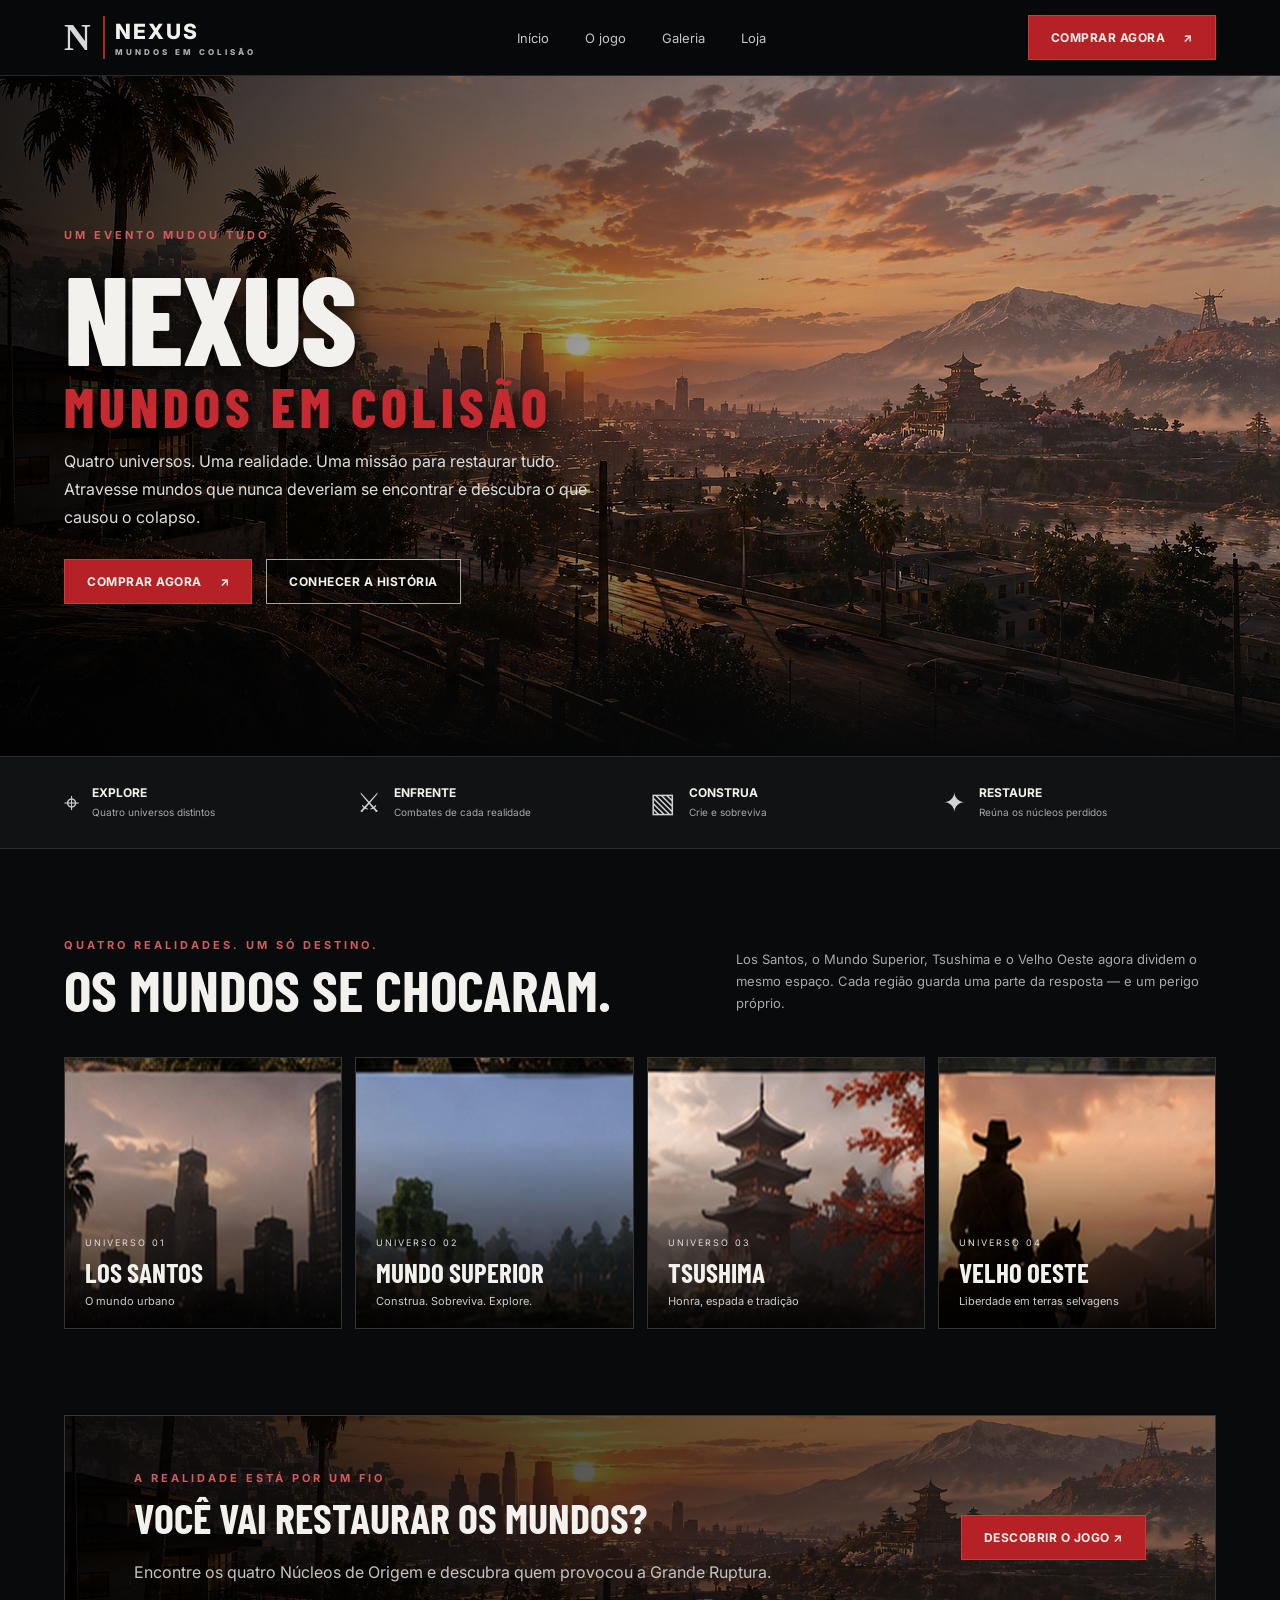
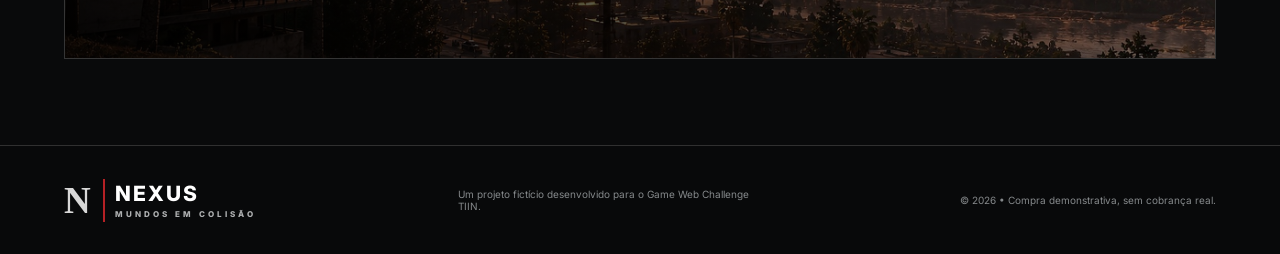
<file: Nexus Mundos em Colisão/index.html>
<!doctype html><html lang="pt-BR"><head><meta charset="utf-8"><meta name="viewport" content="width=device-width,initial-scale=1"><meta name="description" content="NEXUS: Mundos em Colisão. Quatro universos se fundiram. Explore e restaure as fronteiras."><title>NEXUS: Mundos em Colisão</title><link rel="stylesheet" href="css/style.css"><script src="js/main.js" defer></script></head><body><header class="topbar"><a class="brand" href="index.html"><span class="brand-mark">N</span><span>NEXUS<small>MUNDOS EM COLISÃO</small></span></a><button class="menu-toggle" aria-label="Abrir menu">☰</button><nav><a href="index.html">Início</a><a href="sobre.html">O jogo</a><a href="galeria.html">Galeria</a><a href="loja.html">Loja</a></nav><a class="buy-link" href="loja.html">Comprar agora <b>↗</b></a></header><main><section class="hero"><div class="hero-copy"><div class="eyebrow">Um evento mudou tudo</div><h1>NEXUS<span>MUNDOS EM COLISÃO</span></h1><p>Quatro universos. Uma realidade. Uma missão para restaurar tudo. Atravesse mundos que nunca deveriam se encontrar e descubra o que causou o colapso.</p><div class="hero-actions"><a class="btn" href="loja.html">Comprar agora <b>↗</b></a><a class="btn outline" href="sobre.html">Conhecer a história</a></div></div></section><div class="feature-band"><div class="container features"><div class="feature"><span class="feature-icon">⌖</span><div><b>Explore</b><small>Quatro universos distintos</small></div></div><div class="feature"><span class="feature-icon">⚔</span><div><b>Enfrente</b><small>Combates de cada realidade</small></div></div><div class="feature"><span class="feature-icon">▧</span><div><b>Construa</b><small>Crie e sobreviva</small></div></div><div class="feature"><span class="feature-icon">✦</span><div><b>Restaure</b><small>Reúna os núcleos perdidos</small></div></div></div></div><section class="section"><div class="container"><div class="section-heading"><div><div class="kicker">Quatro realidades. Um só destino.</div><h2>Os mundos se chocaram.</h2></div><p>Los Santos, o Mundo Superior, Tsushima e o Velho Oeste agora dividem o mesmo espaço. Cada região guarda uma parte da resposta — e um perigo próprio.</p></div><div class="world-grid"><a class="world-card" href="sobre.html#los-santos"><img src="img/los-santos.jpg" alt="Metrópole moderna ao entardecer"><div class="world-copy"><small>Universo 01</small><h3>Los Santos</h3><p>O mundo urbano</p></div></a><a class="world-card" href="sobre.html#mundo-superior"><img src="img/mundo-superior.jpg" alt="Paisagem de blocos e montanhas"><div class="world-copy"><small>Universo 02</small><h3>Mundo Superior</h3><p>Construa. Sobreviva. Explore.</p></div></a><a class="world-card" href="sobre.html#tsushima"><img src="img/tsushima.jpg" alt="Templo japonês entre árvores"><div class="world-copy"><small>Universo 03</small><h3>Tsushima</h3><p>Honra, espada e tradição</p></div></a><a class="world-card" href="sobre.html#velho-oeste"><img src="img/velho-oeste.jpg" alt="Cidade do velho oeste ao pôr do sol"><div class="world-copy"><small>Universo 04</small><h3>Velho Oeste</h3><p>Liberdade em terras selvagens</p></div></a></div></div></section><section class="section" style="padding-top:0"><div class="container"><div class="cta"><div><div class="kicker">A realidade está por um fio</div><h2>Você vai restaurar os mundos?</h2><p class="page-intro">Encontre os quatro Núcleos de Origem e descubra quem provocou a Grande Ruptura.</p></div><a class="btn" href="sobre.html">Descobrir o jogo ↗</a></div></div></section></main><footer><div class="footer-inner"><a class="brand" href="index.html"><span class="brand-mark">N</span><span>NEXUS<small>MUNDOS EM COLISÃO</small></span></a><p>Um projeto fictício desenvolvido para o Game Web Challenge TIIN.</p><span>© 2026 • Compra demonstrativa, sem cobrança real.</span></div></footer></body></html>
</file>
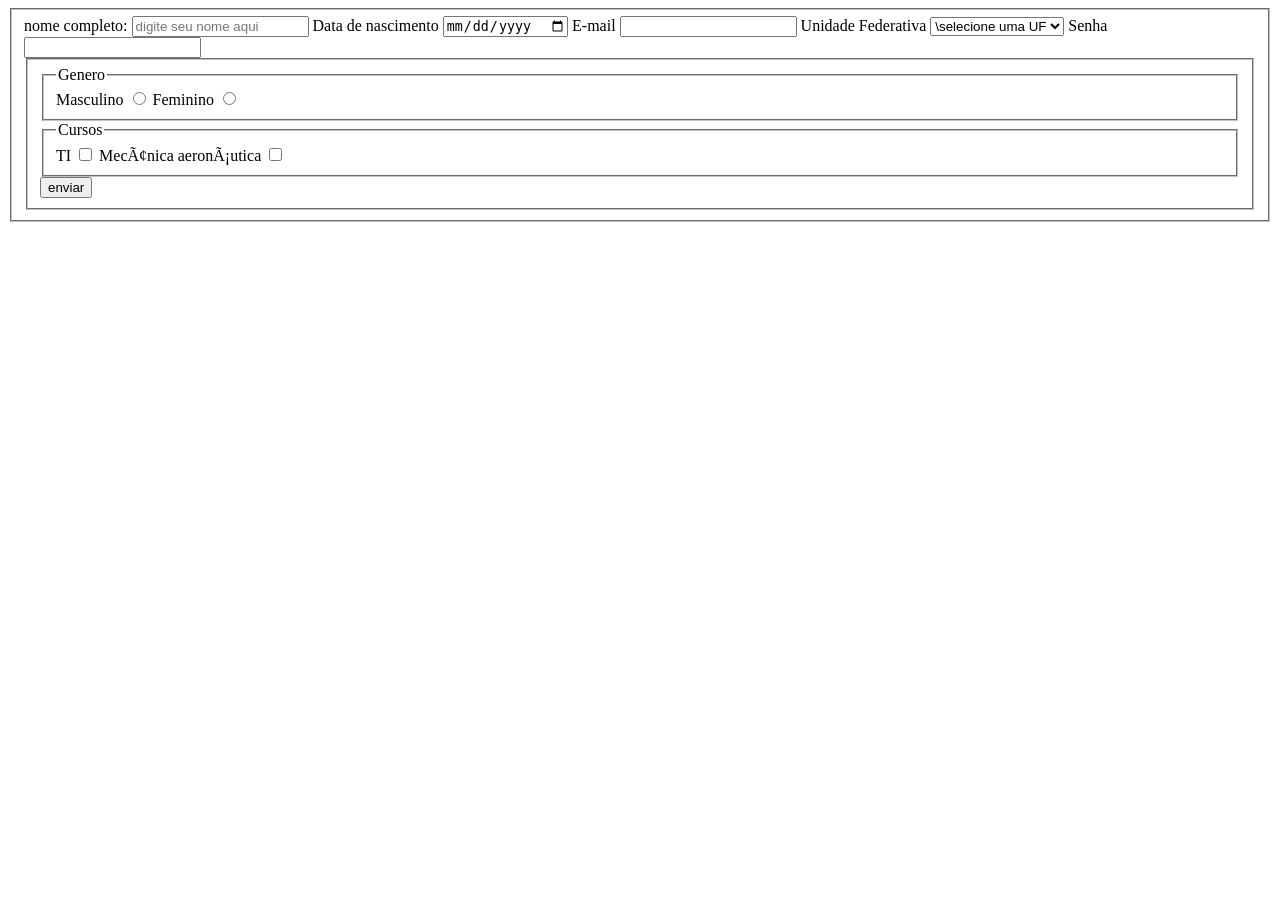
<file: form.html>
<!DOCTYPE html>
    <head>
        <meta charset="UFT-8">
        <meta name="viewport" content="width=device-width, initial-scale=1.0">
        <title>formulario</title>
    </head>
    <body>
        <form>
            <fieldset>
                <label for="nome_completo">nome completo:</label>
                <input type="text" id="nome_completo" name="nome_completo" placeholder="digite seu nome aqui">
                
                <label for="dt_nascimento">Data de nascimento</label>
                <input type="date" id="dt_nascimento" name="dt_nascimento">

                <label for="email">E-mail</label>
                <input type="email" id="email" name="email">

                <label for="uf">Unidade Federativa</label>
                <select name="uf" id="uf">
                    <option value="" selected>\selecione uma UF</option>
                    <option value="sp">SP</option>
                    <option value="ba">BA</option>
                    <option value="bh">BH</option>
                    <option value="rj">RJ</option>
                    <option value="sc">SC</option>
                </select>

                <label for="senha">Senha</label>
                <input type="password" id="senha" name="senha">
            <fieldset>
            
            <fieldset>
                <legend>Genero</legend>
                <label for="masculino">Masculino</label>
                <input type="radio" id="masculino" name="genero" value="M">

                <label for="feminino">Feminino<label>
                <input type="radio" id="feminino" name="genero" value="F">
            </fieldset>

            <fieldset>
                <legend>Cursos</legend>
                <label for="ti">TI</label>
                <input type="checkbox" id="ti" name="cursos" value="TI">

                <label for="mecanica-a">Mecânica aeronáutica</label>
                <input type="checkbox" id=" mecanica-a" name="cursos" value="mecanica-a">
            </fieldset>

            <input type="submit" value="enviar">
        </form>
    </body>
<html>
</file>
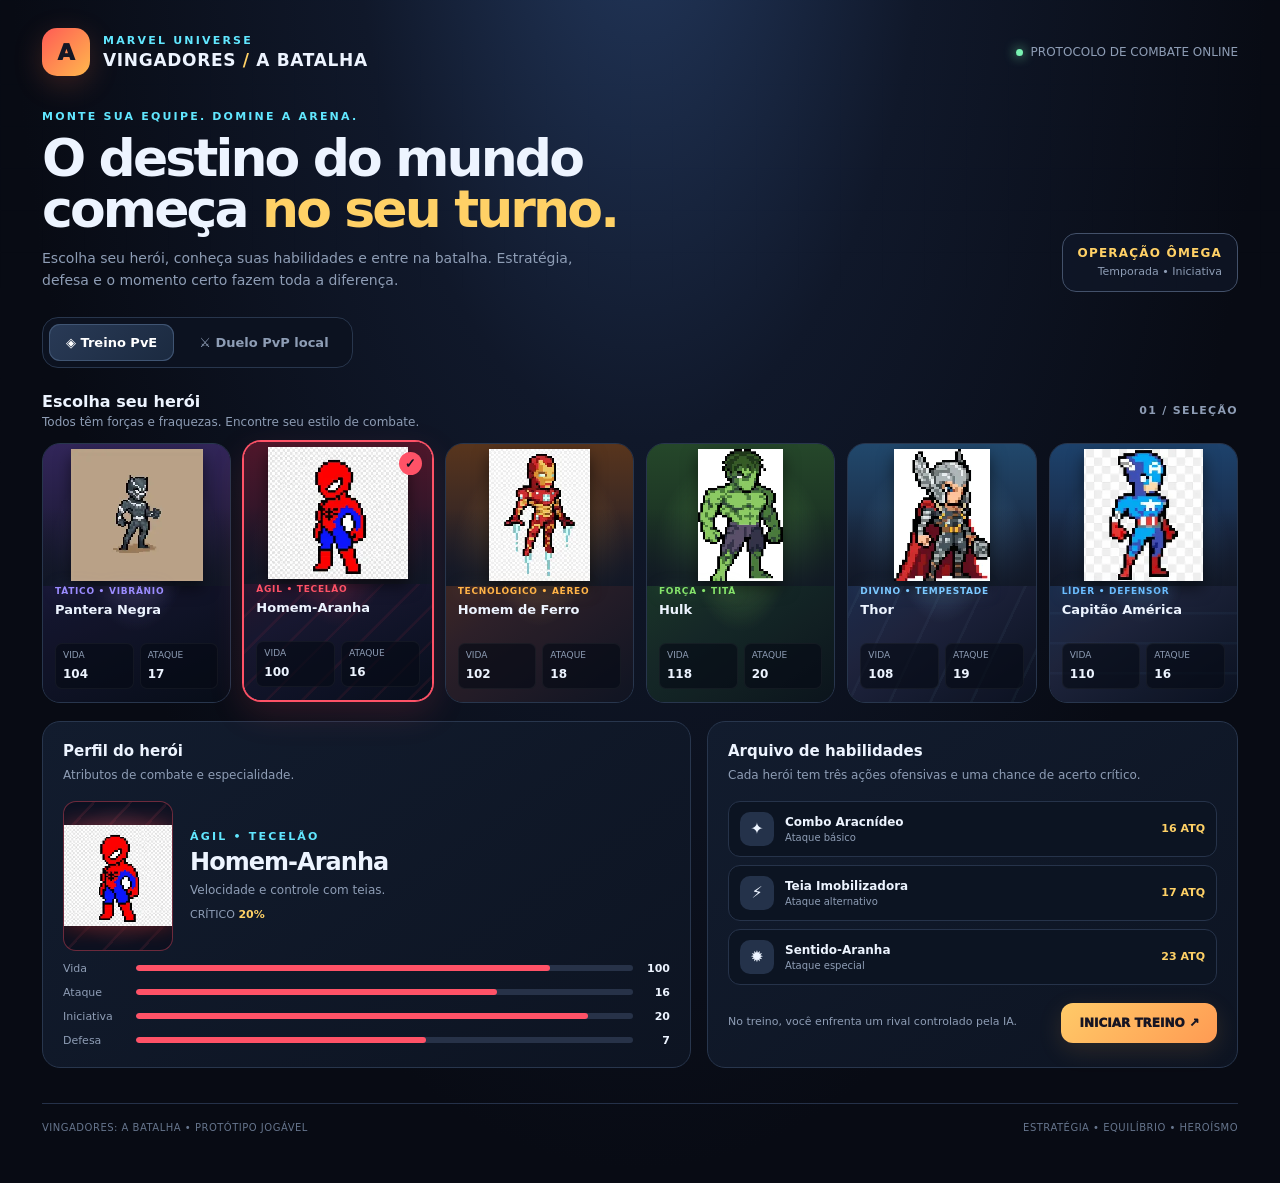
<file: Marvel A batalha.html>
<!DOCTYPE html>
<html lang="pt-BR">
<head>
<meta charset="UTF-8"><meta name="viewport" content="width=device-width, initial-scale=1">
<title>Vingadores: A Batalha</title>
<style>
:root{--bg:#080b14;--panel:#101726;--panel2:#151f32;--line:#28364d;--text:#edf4ff;--muted:#8e9db5;--gold:#ffd166;--cyan:#61e7ff;--red:#ff5d73;--green:#79f2b2}
*{box-sizing:border-box}body{margin:0;background:radial-gradient(ellipse at 50% -15%,#243a60 0%,#10182a 32%,var(--bg) 70%);color:var(--text);font-family:Inter,ui-sans-serif,system-ui,-apple-system,Segoe UI,sans-serif;min-height:100vh}button{font:inherit;cursor:pointer;color:inherit}button:focus-visible{outline:2px solid var(--cyan);outline-offset:3px}.shell{max-width:1240px;margin:auto;padding:28px 22px 50px}.topbar{display:flex;align-items:center;justify-content:space-between;gap:20px;margin-bottom:34px}.brand{display:flex;align-items:center;gap:13px}.brand-mark{width:48px;height:48px;border-radius:15px;display:grid;place-items:center;background:linear-gradient(135deg,#ff5b55,#ffb84d);color:#141725;font-weight:1000;font-size:22px;box-shadow:0 8px 30px #ff754733}.eyebrow{color:var(--cyan);font-size:11px;font-weight:900;letter-spacing:.2em;text-transform:uppercase}.brand h1{font-size:17px;margin:3px 0 0;letter-spacing:.04em}.status{font-size:12px;color:var(--muted);display:flex;align-items:center;gap:8px}.dot{width:7px;height:7px;background:var(--green);border-radius:50%;box-shadow:0 0 12px var(--green)}.hero{display:flex;justify-content:space-between;align-items:end;gap:20px;margin-bottom:24px}.hero h2{font-size:clamp(30px,5vw,52px);line-height:.98;letter-spacing:-.055em;margin:10px 0 12px;max-width:650px}.hero h2 span{color:var(--gold)}.hero p{color:var(--muted);max-width:560px;line-height:1.6;margin:0;font-size:14px}.season{border:1px solid #43516a;background:#111a2c99;padding:12px 15px;border-radius:14px;text-align:right;min-width:150px}.season strong{display:block;color:var(--gold);font-size:12px;letter-spacing:.1em}.season span{color:var(--muted);font-size:11px}.modebar{display:flex;gap:8px;padding:6px;background:#0c1220;border:1px solid var(--line);border-radius:16px;width:max-content;max-width:100%;margin:25px 0 18px}.mode{border:0;background:transparent;color:var(--muted);padding:11px 17px;border-radius:11px;font-weight:800;font-size:13px}.mode.active{background:linear-gradient(135deg,#293a56,#1b2a40);color:white;box-shadow:inset 0 0 0 1px #405573}.section-head{display:flex;align-items:center;justify-content:space-between;gap:15px;margin:24px 0 14px}.section-head h3{margin:0;font-size:16px}.section-head p{margin:4px 0 0;color:var(--muted);font-size:12px}.step{font-size:11px;color:var(--muted);font-weight:800;letter-spacing:.12em}.roster{display:grid;grid-template-columns:repeat(6,minmax(0,1fr));gap:12px}.fighter{position:relative;overflow:hidden;min-width:0;text-align:left;padding:0;border:1px solid var(--line);border-radius:18px;background:linear-gradient(180deg,#172338,#101725);transition:transform .22s,border-color .22s,box-shadow .22s}.fighter:hover{transform:translateY(-4px);border-color:#617797}.fighter.selected{border-color:var(--accent);box-shadow:0 0 0 1px var(--accent),0 12px 35px color-mix(in srgb,var(--accent) 15%,transparent)}.fighter.selected:after{content:'✓';position:absolute;top:10px;right:10px;width:23px;height:23px;border-radius:50%;display:grid;place-items:center;background:var(--accent);color:#0a1020;font-weight:1000;font-size:13px}.portrait{height:142px;display:grid;place-items:center;position:relative;background:radial-gradient(ellipse at 50% 80%,color-mix(in srgb,var(--accent) 25%,transparent),transparent 65%)}.portrait:before{content:'';position:absolute;inset:0;background:linear-gradient(180deg,transparent 55%,#101725 100%)}.portrait img{height:132px;max-width:90%;object-fit:contain;image-rendering:pixelated;filter:drop-shadow(0 7px 8px #0008);transition:transform .3s}.fighter:hover .portrait img{transform:translateY(-3px) scale(1.05)}.fighter-info{padding:0 12px 13px}.fighter-info .role{font-size:9px;letter-spacing:.08em;color:var(--accent);font-weight:900;white-space:nowrap;overflow:hidden;text-overflow:ellipsis}.fighter-info h4{font-size:13px;margin:6px 0 10px;line-height:1.2;min-height:31px}.mini-stats{display:grid;grid-template-columns:1fr 1fr;gap:6px}.mini-stat{background:#0b1220;border-radius:7px;padding:6px 7px}.mini-stat span{display:block;font-size:9px;color:var(--muted);margin-bottom:3px}.mini-stat b{font-size:12px}.bottom-layout{display:grid;grid-template-columns:1.1fr .9fr;gap:16px;margin-top:18px}.panel{border:1px solid var(--line);background:linear-gradient(145deg,#121c2e,#0d1422);border-radius:18px;padding:20px}.panel h3{margin:0;font-size:15px}.panel-sub{font-size:12px;color:var(--muted);line-height:1.5;margin:6px 0 17px}.selected-preview{display:grid;grid-template-columns:110px 1fr;gap:17px;align-items:center}.preview-art{height:150px;border-radius:13px;background:radial-gradient(ellipse at center,color-mix(in srgb,var(--accent) 25%,transparent),#0a1020 70%);display:grid;place-items:center}.preview-art img{height:140px;max-width:100%;object-fit:contain;image-rendering:pixelated}.preview-name{font-size:24px;font-weight:900;letter-spacing:-.04em;margin:5px 0}.preview-desc{font-size:12px;color:var(--muted);line-height:1.5}.stat-row{display:grid;grid-template-columns:64px 1fr 28px;align-items:center;gap:9px;margin-top:11px;font-size:11px}.stat-row span{color:var(--muted)}.bar{height:6px;border-radius:10px;background:#273248;overflow:hidden}.bar i{display:block;height:100%;border-radius:10px;background:var(--accent);width:50%;transition:width .3s}.stat-row b{text-align:right}.moves{display:grid;gap:8px}.move{display:flex;align-items:center;gap:11px;padding:10px 11px;border:1px solid #26334a;background:#0c1422;border-radius:12px}.move-icon{width:34px;height:34px;border-radius:10px;background:#24324a;display:grid;place-items:center;font-size:16px;flex-shrink:0}.move b{display:block;font-size:12px}.move small{display:block;color:var(--muted);font-size:10px;margin-top:3px}.move .power{margin-left:auto;color:var(--gold);font-size:11px;font-weight:900;white-space:nowrap}.action-row{display:flex;justify-content:space-between;align-items:center;gap:12px;margin-top:18px}.hint{font-size:11px;color:var(--muted);line-height:1.5}.primary{border:0;background:linear-gradient(135deg,#ffca68,#ff9b53);color:#171523;border-radius:12px;padding:13px 18px;font-size:12px;font-weight:1000;box-shadow:0 7px 25px #ffad4822;transition:transform .2s,filter .2s}.primary:hover{transform:translateY(-2px);filter:brightness(1.07)}.secondary{border:1px solid #34445e;background:#172239;color:#e9f1ff;border-radius:11px;padding:10px 14px;font-size:12px;font-weight:800}.battle{display:none;margin-top:20px}.battle.visible{display:block;animation:rise .4s ease}.arena{border:1px solid #34445b;border-radius:20px;overflow:hidden;background:radial-gradient(ellipse at 50% 0%,#233b5b,#101827 60%);padding:20px}.arena-top{display:flex;justify-content:space-between;align-items:center;margin-bottom:18px}.turn-label{font-size:11px;font-weight:900;letter-spacing:.14em;color:var(--gold)}.arena-grid{display:grid;grid-template-columns:1fr 100px 1fr;align-items:center;gap:10px}.combatant{padding:15px;border:1px solid #35445b;background:#0a1220a8;border-radius:15px;min-width:0}.combatant.enemy{text-align:right}.combatant-top{display:flex;align-items:center;gap:12px}.enemy .combatant-top{flex-direction:row-reverse}.combatant img{height:105px;max-width:92px;object-fit:contain;image-rendering:pixelated}.combatant h4{margin:0 0 6px;font-size:14px}.combatant .hp-label{font-size:11px;color:var(--muted)}.healthbar{height:8px;background:#293247;border-radius:10px;overflow:hidden;margin:12px 0 6px}.healthbar i{display:block;height:100%;background:linear-gradient(90deg,#47d99c,#9bf3bd);transition:width .4s}.enemy .healthbar i{background:linear-gradient(90deg,#ffb85b,#ff6477)}.health-text{font-size:10px;color:var(--muted)}.versus{font-weight:1000;font-size:22px;text-align:center;color:#f4c76e;text-shadow:0 0 22px #ffbf5266}.combat-log{margin-top:15px;padding:12px 14px;border-radius:12px;background:#080e19;border:1px solid #263249;min-height:78px;font-size:12px;color:#b8c7dc;line-height:1.7}.combat-log strong{color:white}.battle-actions{display:flex;flex-wrap:wrap;gap:8px;margin-top:15px}.battle-actions button{flex:1;min-width:130px;text-align:left;border:1px solid #34445c;background:#162239;padding:12px;border-radius:12px}.battle-actions button:hover:not(:disabled){border-color:var(--gold);background:#202e47}.battle-actions button:disabled{opacity:.38;cursor:not-allowed}.battle-actions b{display:block;font-size:12px}.battle-actions small{display:block;font-size:10px;color:var(--muted);margin-top:4px}.battle-actions em{float:right;color:var(--gold);font-size:10px;font-style:normal}.arena-note{font-size:10px;color:var(--muted);margin-top:12px}.result{display:none;text-align:center;padding:20px}.result.show{display:block}.result h3{font-size:27px;margin:5px 0 10px}.result p{font-size:13px;color:var(--muted)}.toast{position:fixed;bottom:20px;left:50%;transform:translate(-50%,20px);background:#17253a;border:1px solid #526783;border-radius:12px;padding:12px 18px;font-size:12px;opacity:0;pointer-events:none;transition:.25s;z-index:10;box-shadow:0 10px 35px #0008}.toast.show{opacity:1;transform:translate(-50%,0)}footer{display:flex;justify-content:space-between;gap:15px;border-top:1px solid #253149;margin-top:35px;padding-top:18px;color:#66758d;font-size:10px;letter-spacing:.05em}.hidden{display:none!important}@keyframes rise{from{opacity:0;transform:translateY(9px)}to{opacity:1;transform:translateY(0)}}@keyframes hit{0%,100%{transform:translateX(0)}25%{transform:translateX(-8px)}65%{transform:translateX(6px)}}.damaged{animation:hit .28s ease}@media(max-width:980px){.roster{grid-template-columns:repeat(3,minmax(0,1fr))}.portrait{height:160px}.portrait img{height:148px}.bottom-layout{grid-template-columns:1fr}}@media(max-width:600px){.shell{padding:18px 13px 35px}.topbar{margin-bottom:25px}.status{display:none}.hero{align-items:start}.season{display:none}.hero h2{font-size:36px}.modebar{width:100%}.mode{flex:1;padding:10px 8px}.roster{grid-template-columns:repeat(2,minmax(0,1fr));gap:9px}.portrait{height:145px}.portrait img{height:135px}.panel{padding:15px}.selected-preview{grid-template-columns:90px 1fr;gap:12px}.preview-art{height:130px}.preview-art img{height:120px}.preview-name{font-size:19px}.arena{padding:12px}.arena-grid{grid-template-columns:1fr 32px 1fr;gap:5px}.combatant{padding:9px}.combatant-top,.enemy .combatant-top{display:block;text-align:center}.combatant img{height:72px}.combatant h4{font-size:11px;min-height:28px}.versus{font-size:16px}.battle-actions button{min-width:calc(50% - 8px)}footer{flex-direction:column}}

/* CENÁRIOS E PALETAS INDIVIDUAIS DOS HERÓIS */
.fighter{isolation:isolate;background:#101725}
.fighter:before{content:"";position:absolute;inset:0;z-index:-1;opacity:.95;transition:opacity .25s}
.fighter:after{z-index:2}
.fighter[data-hero="pantera"]:before{background:radial-gradient(ellipse at 50% 28%,#b6a3ff66,transparent 44%),linear-gradient(155deg,#30245e 0%,#15162e 52%,#080d18 100%)}
.fighter[data-hero="aranha"]:before{background:radial-gradient(ellipse at 50% 25%,#ff435b70,transparent 44%),repeating-linear-gradient(135deg,transparent 0 22px,#ff455011 23px 25px),linear-gradient(155deg,#4a1528,#17172c 58%,#090e1a)}
.fighter[data-hero="ferro"]:before{background:radial-gradient(ellipse at 50% 25%,#ffc35b75,transparent 43%),linear-gradient(145deg,#63371b,#30212a 53%,#111522)}
.fighter[data-hero="hulk"]:before{background:radial-gradient(ellipse at 50% 25%,#9dff6970,transparent 45%),linear-gradient(145deg,#234d2c,#182b28 55%,#0c151c)}
.fighter[data-hero="thor"]:before{background:radial-gradient(ellipse at 50% 25%,#82d8ff7a,transparent 42%),repeating-linear-gradient(115deg,transparent 0 34px,#9edfff0b 35px 37px),linear-gradient(145deg,#1c3f65,#20243e 58%,#0c1220)}
.fighter[data-hero="capitao"]:before{background:radial-gradient(ellipse at 50% 25%,#64bfff70,transparent 42%),repeating-linear-gradient(0deg,transparent 0 27px,#6abfff0b 28px 30px),linear-gradient(145deg,#173e69,#20253d 58%,#0b1220)}
.fighter[data-hero="pantera"] .portrait{background:radial-gradient(ellipse at 50% 78%,#9b8cff55,transparent 65%),linear-gradient(180deg,#32265a,#151629)}
.fighter[data-hero="aranha"] .portrait{background:radial-gradient(ellipse at 50% 78%,#ff526766,transparent 65%),linear-gradient(180deg,#50172b,#171629)}
.fighter[data-hero="ferro"] .portrait{background:radial-gradient(ellipse at 50% 78%,#ffb34766,transparent 65%),linear-gradient(180deg,#58351d,#1c1b2a)}
.fighter[data-hero="hulk"] .portrait{background:radial-gradient(ellipse at 50% 78%,#85e36b66,transparent 65%),linear-gradient(180deg,#25472a,#15251f)}
.fighter[data-hero="thor"] .portrait{background:radial-gradient(ellipse at 50% 78%,#7bc8ff66,transparent 65%),linear-gradient(180deg,#21486c,#171d31)}
.fighter[data-hero="capitao"] .portrait{background:radial-gradient(ellipse at 50% 78%,#6bbdff66,transparent 65%),linear-gradient(180deg,#1d426c,#171c30)}
.fighter.selected{transform:translateY(-2px)}
.fighter.selected:before{opacity:1;filter:saturate(1.18)}
.fighter .portrait:before{background:linear-gradient(180deg,transparent 45%,#101725d9 100%)}
.fighter .fighter-info{position:relative}
.fighter .mini-stat{background:#070c16a8;border:1px solid #ffffff0b}
.preview-art{position:relative;overflow:hidden;border:1px solid color-mix(in srgb,var(--accent) 40%,transparent)}
.preview-art:before{content:"";position:absolute;inset:-35%;background:repeating-linear-gradient(125deg,transparent 0 24px,color-mix(in srgb,var(--accent) 10%,transparent) 25px 27px);transform:rotate(8deg)}
.preview-art img{position:relative;filter:drop-shadow(0 0 12px color-mix(in srgb,var(--accent) 45%,transparent)) drop-shadow(0 7px 8px #0009)}
/* Fundo da arena acompanha a identidade do herói */
.arena{position:relative;isolation:isolate}
.arena:before{content:"";position:absolute;inset:0;z-index:-1;opacity:.6;pointer-events:none;transition:background .3s}
.arena[data-scene="pantera"]:before{background:radial-gradient(ellipse at 15% 15%,#8e72ff40,transparent 40%),linear-gradient(120deg,#1e1640,#101827 60%)}
.arena[data-scene="aranha"]:before{background:radial-gradient(ellipse at 12% 15%,#ff435b3d,transparent 42%),repeating-linear-gradient(135deg,transparent 0 42px,#ff435b09 43px 45px)}
.arena[data-scene="ferro"]:before{background:radial-gradient(ellipse at 80% 10%,#ffb34745,transparent 42%),linear-gradient(125deg,#392318,#111827 65%)}
.arena[data-scene="hulk"]:before{background:radial-gradient(ellipse at 20% 12%,#85e36b3d,transparent 45%),linear-gradient(120deg,#193520,#111827 65%)}
.arena[data-scene="thor"]:before{background:radial-gradient(ellipse at 80% 12%,#7bc8ff45,transparent 44%),repeating-linear-gradient(115deg,transparent 0 75px,#7bc8ff0b 76px 78px)}
.arena[data-scene="capitao"]:before{background:radial-gradient(ellipse at 15% 10%,#6bbdff40,transparent 44%),linear-gradient(125deg,#173250,#111827 65%)}


.shell{position:relative}
.shell:before{content:"";position:fixed;inset:0;pointer-events:none;opacity:.14;background-image:linear-gradient(#9ab5dc0b 1px,transparent 1px),linear-gradient(90deg,#9ab5dc0b 1px,transparent 1px);background-size:42px 42px;mask-image:linear-gradient(to bottom,black,transparent 78%);z-index:-1}
.fighter .role{filter:drop-shadow(0 0 8px color-mix(in srgb,var(--accent) 25%,transparent))}

</style>
</head>
<body>
<div class="shell">
<header class="topbar"><div class="brand"><div class="brand-mark">A</div><div><div class="eyebrow">Marvel universe</div><h1>VINGADORES <span style="color:var(--gold)">/</span> A BATALHA</h1></div></div><div class="status"><i class="dot"></i> PROTOCOLO DE COMBATE ONLINE</div></header>
<section class="hero"><div><div class="eyebrow">Monte sua equipe. Domine a arena.</div><h2>O destino do mundo<br>começa <span>no seu turno.</span></h2><p>Escolha seu herói, conheça suas habilidades e entre na batalha. Estratégia, defesa e o momento certo fazem toda a diferença.</p></div><div class="season"><strong>OPERAÇÃO ÔMEGA</strong><span>Temporada • Iniciativa</span></div></section>
<div class="modebar"><button class="mode active" data-mode="pve">◈ Treino PvE</button><button class="mode" data-mode="pvp">⚔ Duelo PvP local</button></div>
<div id="pveSetup">
<div class="section-head"><div><h3>Escolha seu herói</h3><p>Todos têm forças e fraquezas. Encontre seu estilo de combate.</p></div><span class="step">01 / SELEÇÃO</span></div>
<div class="roster" id="roster"></div>
<div class="bottom-layout">
<section class="panel" id="previewPanel"><h3>Perfil do herói</h3><p class="panel-sub">Atributos de combate e especialidade.</p><div id="preview"></div></section>
<section class="panel"><h3>Arquivo de habilidades</h3><p class="panel-sub">Cada herói tem três ações ofensivas e uma chance de acerto crítico.</p><div id="moves" class="moves"></div><div class="action-row"><span class="hint">No treino, você enfrenta um rival controlado pela IA.</span><button class="primary" id="startPve">INICIAR TREINO ↗</button></div></section>
</div>
</div>
<div id="pvpSetup" class="hidden">
<div class="section-head"><div><h3>Duelo entre jogadores</h3><p>Dois jogadores no mesmo dispositivo. Cada um escolhe um herói.</p></div><span class="step">01 / 02 JOGADORES</span></div>
<div class="roster" id="rosterP1"></div>
<div class="section-head"><div><h3>Escolha do Jogador 2</h3><p>Escolha um herói diferente para o segundo combatente.</p></div><span class="step">02 / 02 JOGADORES</span></div>
<div class="roster" id="rosterP2"></div>
<div class="action-row"><span class="hint">O herói com maior iniciativa começa. Empates são decididos aleatoriamente.</span><button class="primary" id="startPvp">COMEÇAR DUELO ↗</button></div>
</div>
<section class="battle" id="battle">
<div class="arena"><div class="arena-top"><div><div class="eyebrow">Zona de combate • Manhattan</div><div class="turn-label" id="turnLabel">TURNO 01</div></div><button class="secondary" id="newBattle">↻ Reiniciar</button></div>
<div class="arena-grid">
<div class="combatant" id="leftFighter"><div class="combatant-top"><img id="leftImg" alt=""><div><h4 id="leftName">Herói</h4><div class="hp-label">PONTOS DE VIDA</div></div></div><div class="healthbar"><i id="leftHpBar"></i></div><div class="health-text" id="leftHpText"></div></div>
<div class="versus">VS</div>
<div class="combatant enemy" id="rightFighter"><div class="combatant-top"><img id="rightImg" alt=""><div><h4 id="rightName">Rival</h4><div class="hp-label">PONTOS DE VIDA</div></div></div><div class="healthbar"><i id="rightHpBar"></i></div><div class="health-text" id="rightHpText"></div></div>
</div>
<div class="combat-log" id="combatLog" aria-live="polite">A arena está pronta. Escolha uma ação para começar.</div>
<div class="battle-actions" id="battleActions"></div><div class="arena-note" id="arenaNote">Defesa reduz dano recebido. Habilidades especiais recarregam com o tempo.</div>
<div class="result" id="result"><h3 id="resultTitle">Vitória!</h3><p id="resultText"></p><button class="primary" id="playAgain">JOGAR NOVAMENTE ↗</button></div>
</div>
</section>
<footer><span>VINGADORES: A BATALHA • PROTÓTIPO JOGÁVEL</span><span>ESTRATÉGIA • EQUILÍBRIO • HEROÍSMO</span></footer>
</div><div class="toast" id="toast"></div>
<script>
const CHARACTERS = [{"id": "pantera", "name": "Pantera Negra", "role": "TÁTICO • VIBRÂNIO", "hp": 104, "atk": 17, "init": 18, "def": 9, "crit": 0.16, "color": "#9b8cff", "desc": "Precisão, mobilidade e contra-ataques.", "basic": "Garras de Vibrânio", "alt": "Investida Sombria", "special": "Manto Cinético", "basicPower": 1.0, "altPower": 1.18, "specialPower": 1.5}, {"id": "aranha", "name": "Homem-Aranha", "role": "ÁGIL • TECELÃO", "hp": 100, "atk": 16, "init": 20, "def": 7, "crit": 0.2, "color": "#ff5267", "desc": "Velocidade e controle com teias.", "basic": "Combo Aracnídeo", "alt": "Teia Imobilizadora", "special": "Sentido-Aranha", "basicPower": 1.0, "altPower": 1.08, "specialPower": 1.42}, {"id": "ferro", "name": "Homem de Ferro", "role": "TECNOLÓGICO • AÉREO", "hp": 102, "atk": 18, "init": 14, "def": 8, "crit": 0.14, "color": "#ffb347", "desc": "Arsenal versátil e rajadas de energia.", "basic": "Repulsores", "alt": "Míssil Teleguiado", "special": "Canhão Unibeam", "basicPower": 1.0, "altPower": 1.2, "specialPower": 1.55}, {"id": "hulk", "name": "Hulk", "role": "FORÇA • TITÃ", "hp": 118, "atk": 20, "init": 10, "def": 10, "crit": 0.1, "color": "#85e36b", "desc": "Resistência brutal e golpes devastadores.", "basic": "Soco Esmagador", "alt": "Salto Sísmico", "special": "Fúria Incontrolável", "basicPower": 1.0, "altPower": 1.15, "specialPower": 1.48}, {"id": "thor", "name": "Thor", "role": "DIVINO • TEMPESTADE", "hp": 108, "atk": 19, "init": 13, "def": 8, "crit": 0.14, "color": "#7bc8ff", "desc": "Poder do trovão com impacto controlado.", "basic": "Mjölnir", "alt": "Arco de Relâmpago", "special": "Fúria da Tempestade", "basicPower": 1.0, "altPower": 1.18, "specialPower": 1.52}, {"id": "capitao", "name": "Capitão América", "role": "LÍDER • DEFENSOR", "hp": 110, "atk": 16, "init": 15, "def": 11, "crit": 0.13, "color": "#6bbdff", "desc": "Defesa sólida, liderança e escudo.", "basic": "Golpe de Escudo", "alt": "Ricochete", "special": "Postura de Sentinela", "basicPower": 1.0, "altPower": 1.16, "specialPower": 1.35}];
const IMAGES = {
  "capitao": "[data-uri]",
  "aranha": "[data-uri]",
  "ferro": "[data-uri]",
  "hulk": "[data-uri]",
  "pantera": "[data-uri]",
  "thor": "[data-uri]"
};
let mode='pve', selected='aranha', p1='aranha', p2='hulk', game=null, toastTimer;
const $=s=>document.querySelector(s);
const getChar=id=>CHARACTERS.find(c=>c.id===id);
function imageSrc(id){return IMAGES[id]}
function renderRoster(target,chosen,onChoose,exclude=null){
  const root=$(target); root.innerHTML='';
  CHARACTERS.forEach(c=>{
    const b=document.createElement('button'); b.className='fighter'+(chosen===c.id?' selected':''); b.dataset.hero=c.id; b.style.setProperty('--accent',c.color);
    b.innerHTML=`<div class="portrait"><img src="${imageSrc(c.id)}" alt=""></div><div class="fighter-info"><div class="role">${c.role}</div><h4>${c.name}</h4><div class="mini-stats"><div class="mini-stat"><span>VIDA</span><b>${c.hp}</b></div><div class="mini-stat"><span>ATAQUE</span><b>${c.atk}</b></div></div></div>`;
    if(exclude===c.id){b.style.opacity='.4';b.title='Escolha um herói diferente';}
    b.addEventListener('click',()=>{if(exclude===c.id){notify('Cada jogador precisa escolher um herói diferente.');return;}onChoose(c.id)});
    root.appendChild(b);
  });
}
function renderPreview(){
 const c=getChar(selected); const root=$('#preview'); root.style.setProperty('--accent',c.color);
 root.innerHTML=`<div class="selected-preview"><div class="preview-art"><img src="${imageSrc(c.id)}" alt="${c.name}"></div><div><div class="eyebrow">${c.role}</div><div class="preview-name">${c.name}</div><div class="preview-desc">${c.desc}</div><div style="margin-top:9px;font-size:11px;color:var(--muted)">CRÍTICO <b style="color:var(--gold)">${Math.round(c.crit*100)}%</b></div></div></div>`+
 [['Vida',c.hp,120],['Ataque',c.atk,22],['Iniciativa',c.init,22],['Defesa',c.def,12]].map(([n,v,max])=>`<div class="stat-row"><span>${n}</span><div class="bar"><i style="width:${v/max*100}%"></i></div><b>${v}</b></div>`).join('');
 const moves=$('#moves'); moves.innerHTML='';
 const list=[[c.basic,'Ataque básico','Impacto confiável • sem custo','✦',c.basicPower],[c.alt,'Ataque alternativo','Técnica tática • dano ampliado','⚡',c.altPower],[c.special,'Ataque especial','Poder máximo • recarga de 2 turnos','✹',c.specialPower]];
 list.forEach(([n,desc,sub,ico,pow],i)=>{const d=document.createElement('div');d.className='move';d.innerHTML=`<div class="move-icon">${ico}</div><div><b>${n}</b><small>${desc}</small></div><span class="power">${Math.round(c.atk*pow)} ATQ</span>`;moves.appendChild(d)});
}
function renderSetups(){
 renderRoster('#roster',selected,id=>{selected=id;renderSetups();renderPreview()});
 renderRoster('#rosterP1',p1,id=>{p1=id;renderSetups()});
 renderRoster('#rosterP2',p2,id=>{p2=id;renderSetups()},p1);
 renderPreview();
}
function notify(msg){const t=$('#toast');t.textContent=msg;t.classList.add('show');clearTimeout(toastTimer);toastTimer=setTimeout(()=>t.classList.remove('show'),2200)}
document.querySelectorAll('.mode').forEach(btn=>btn.addEventListener('click',()=>{
 mode=btn.dataset.mode;document.querySelectorAll('.mode').forEach(b=>b.classList.toggle('active',b===btn));
 $('#pveSetup').classList.toggle('hidden',mode!=='pve');$('#pvpSetup').classList.toggle('hidden',mode!=='pvp');$('#battle').classList.remove('visible');
}));
function makeFighter(id,player){const c=getChar(id);return {...c,player,hpNow:c.hp,guard:0,specialCD:0,stun:0}}
function startGame(ids){
 game={fighters:ids.map((id,i)=>makeFighter(id,i)),turn:1,active:0,over:false,first:null,log:[]};
 const [a,b]=game.fighters; game.active=(a.init===b.init?Math.random()<.5: a.init>b.init)?0:1;
 if(mode==='pve')game.active=0; // treino sempre inicia pelo jogador
 game.first=game.active;
 $('#battle').classList.add('visible');$('#result').classList.remove('show');
 $('#battle').scrollIntoView({behavior:'smooth',block:'start'});
 updateBattle();
 if(mode==='pve'&&game.active===1)setTimeout(aiTurn,650);
}
$('#startPve').addEventListener('click',()=>startGame([selected,CHARACTERS.filter(c=>c.id!==selected).sort((a,b)=>(Math.random()-.5))[0].id]));
$('#startPvp').addEventListener('click',()=>{if(p1===p2){notify('Escolham dois heróis diferentes!');return;}startGame([p1,p2])});
$('#newBattle').addEventListener('click',()=>{if(!game)return;const ids=game.fighters.map(f=>f.id);startGame(ids)});
$('#playAgain').addEventListener('click',()=>{if(mode==='pve')$('#startPve').click();else $('#startPvp').click()});
function hpPercent(f){return Math.max(0,f.hpNow/f.hp*100)}
function updateBattle(){
 if(!game)return;const [a,b]=game.fighters;
 $('.arena').dataset.scene=a.id;
 $('.arena').style.setProperty('--accent',a.color);
 $('#leftImg').src=imageSrc(a.id);$('#rightImg').src=imageSrc(b.id);
 $('#leftName').textContent=mode==='pvp'?'JOGADOR 1 • '+a.name:a.name;
 $('#rightName').textContent=mode==='pvp'?'JOGADOR 2 • '+b.name:b.name;
 $('#leftHpBar').style.width=hpPercent(a)+'%';$('#rightHpBar').style.width=hpPercent(b)+'%';
 $('#leftHpText').textContent=`${Math.ceil(a.hpNow)} / ${a.hp} PV${a.guard?' • GUARDA '+a.guard:''}`;
 $('#rightHpText').textContent=`${Math.ceil(b.hpNow)} / ${b.hp} PV${b.guard?' • GUARDA '+b.guard:''}`;
 $('#turnLabel').textContent=`TURNO ${String(game.turn).padStart(2,'0')} • ${game.over?'FIM DE COMBATE':`VEZ DE ${mode==='pvp'?'JOGADOR '+(game.active+1):game.fighters[game.active].name.toUpperCase()}`}`;
 const actions=$('#battleActions');actions.innerHTML='';
 const actor=game.fighters[game.active];
 if(!game.over){
  const list=[[actor.basic,'Básico','Dano estável',actor.basicPower,0,'✦'],[actor.alt,'Alternativo','Dano maior',actor.altPower,0,'⚡'],[actor.special,'Especial',actor.specialCD?'Recarga: '+actor.specialCD+' turno(s)':'Golpe poderoso',actor.specialPower,actor.specialCD,'✹']];
  list.forEach(([name,desc,sub,power,cd,icon],i)=>{
   const btn=document.createElement('button');btn.disabled=cd>0||(mode==='pve'&&game.active===1);
   btn.innerHTML=`<b>${icon} ${name}<em>${Math.round(actor.atk*power)} ATQ</em></b><small>${sub}</small>`;
   btn.addEventListener('click',()=>takeTurn(i));actions.appendChild(btn);
  });
  const guard=document.createElement('button');guard.innerHTML='<b>◈ Defender</b><small>Reduz o próximo dano em 60%</small>';guard.addEventListener('click',()=>takeTurn(3));actions.appendChild(guard);
 }else{
  $('#result').classList.add('show');$('#resultTitle').textContent=game.winner===0?(mode==='pvp'?'JOGADOR 1 VENCEU!':'VITÓRIA!'):(mode==='pvp'?'JOGADOR 2 VENCEU!':'A IA VENCEU');$('#resultText').textContent=`${game.fighters[game.winner].name} dominou a batalha.`;
 }
 $('#arenaNote').textContent=game.over?'A batalha terminou. Reinicie para lutar novamente.':'Defender reduz o próximo dano recebido em 60%. A especial recarrega por 2 turnos após o uso.';
}
function logMessage(html){$('#combatLog').innerHTML=html}
function takeTurn(action){
 if(!game||game.over)return;const actor=game.fighters[game.active],target=game.fighters[1-game.active];
 if(actor.hpNow<=0||target.hpNow<=0)return;
 if(action===3){actor.guard=1;logMessage(`<strong>${actor.name}</strong> assume uma postura defensiva. O próximo golpe recebido terá seu dano reduzido em 60%.`);endTurn();return}
 if(action===2&&actor.specialCD>0)return;
 const pow=[actor.basicPower,actor.altPower,actor.specialPower][action];
 const crit=Math.random()<actor.crit;let raw=actor.atk*pow*(crit?1.65:1);
 // defender armor reduces damage but always leaves a meaningful hit
 let damage=Math.max(4,Math.round(raw*(100/(100+target.def*4))));
 if(target.guard){damage=Math.max(1,Math.round(damage*.4));target.guard=0}
 target.hpNow=Math.max(0,target.hpNow-damage);
 if(action===2)actor.specialCD=3;
 if(target.hpNow>0&&target.hpNow<target.hp*.28&&actor.id==='hulk'&&action===2)target.hpNow=Math.max(0,target.hpNow-3);
 const critText=crit?' <span style="color:#ffd166;font-weight:900">ACERTO CRÍTICO!</span>':'';
 logMessage(`<strong>${actor.name}</strong> usa <strong>${[actor.basic,actor.alt,actor.special][action]}</strong> e causa <strong style="color:#ffb8a8">${damage} de dano</strong>.${critText} ${target.hpNow===0?`<strong>${target.name}</strong> foi derrotado!`:''}`);
 const box=target.player===0?$('#leftFighter'):$('#rightFighter');box.classList.remove('damaged');void box.offsetWidth;box.classList.add('damaged');
 endTurn();
}
function endTurn(){
 if(!game)return;
 const [a,b]=game.fighters;
 if(a.hpNow<=0||b.hpNow<=0){game.over=true;game.winner=a.hpNow>0?0:1;updateBattle();return}
 const actor=game.fighters[game.active];game.fighters.forEach(f=>{if(f.specialCD>0&&f!==actor)f.specialCD--});
 game.active=1-game.active;
 if(game.active===0)game.turn++;
 updateBattle();
 if(mode==='pve'&&game.active===1&&!game.over)setTimeout(aiTurn,650);
}
function aiTurn(){
 if(!game||game.over||game.active!==1)return;
 const ai=game.fighters[1],hero=game.fighters[0];
 let action=0;
 if(ai.specialCD===0&&Math.random()<.42)action=2;
 else if(Math.random()<.48)action=1;
 if(hero.hpNow/hero.hp<.25&&Math.random()<.22)action=3;
 takeTurn(action);
}
renderSetups();
</script>
</body></html>
</file>
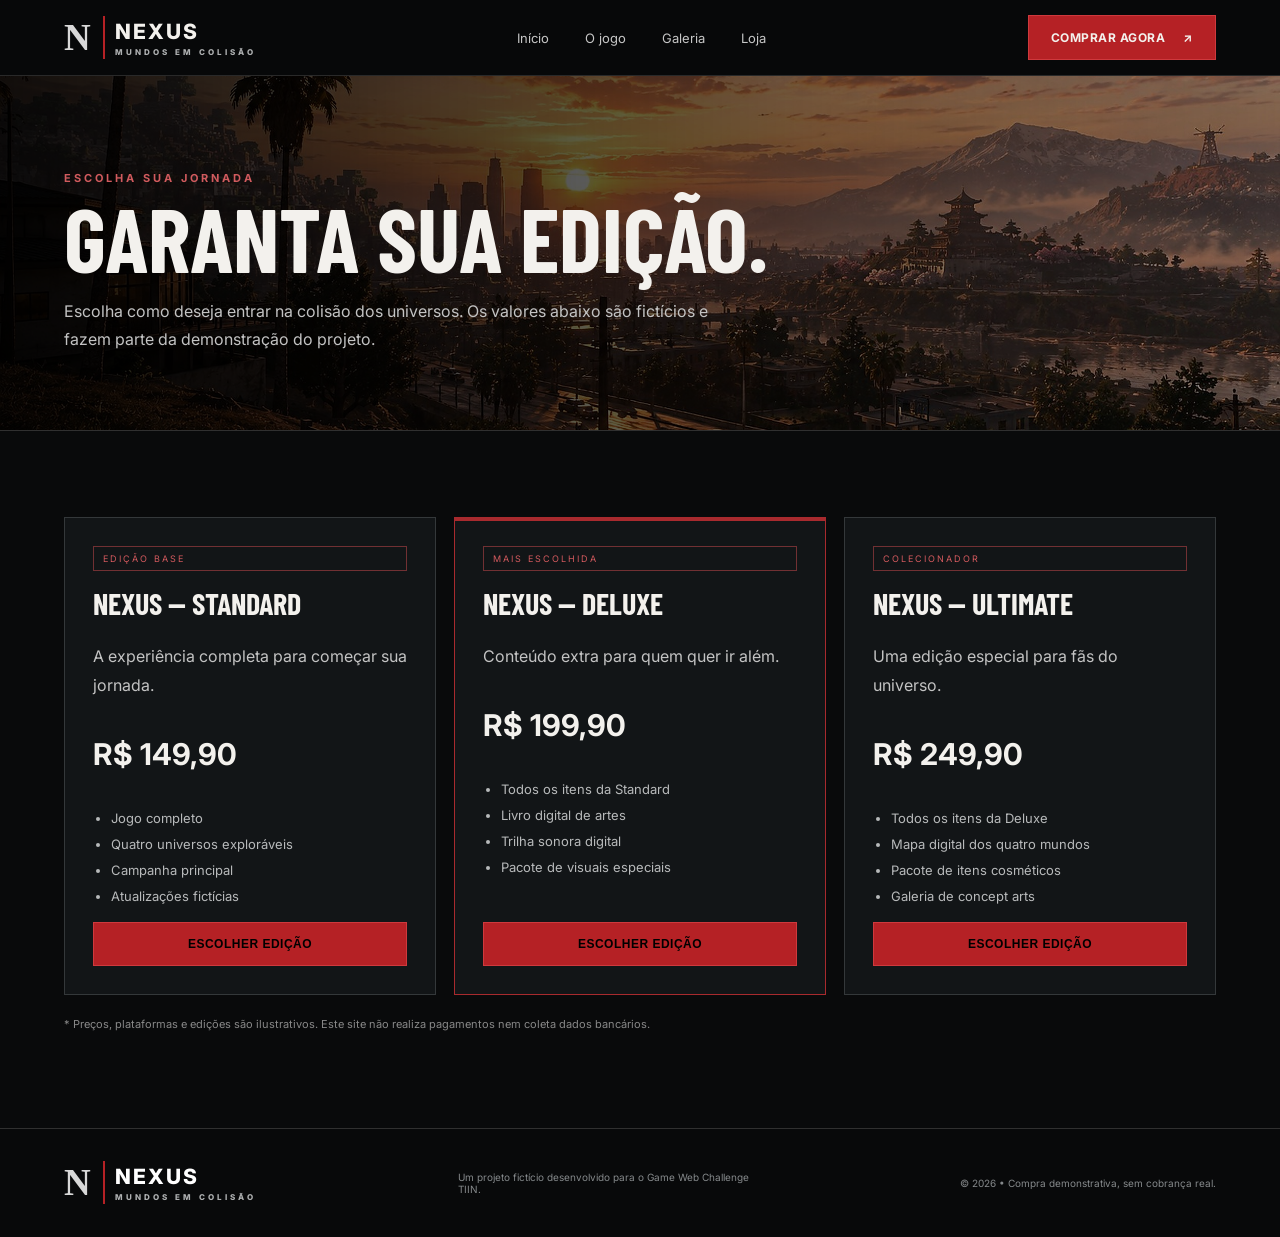
<file: Nexus Mundos em Colisão/loja.html>
<!doctype html><html lang="pt-BR"><head><meta charset="utf-8"><meta name="viewport" content="width=device-width,initial-scale=1"><title>Loja | NEXUS</title><link rel="stylesheet" href="css/style.css"><script src="js/main.js" defer></script></head><body><header class="topbar"><a class="brand" href="index.html"><span class="brand-mark">N</span><span>NEXUS<small>MUNDOS EM COLISÃO</small></span></a><button class="menu-toggle" aria-label="Abrir menu">☰</button><nav><a href="index.html">Início</a><a href="sobre.html">O jogo</a><a href="galeria.html">Galeria</a><a href="loja.html">Loja</a></nav><a class="buy-link" href="loja.html">Comprar agora <b>↗</b></a></header><main><section class="page-hero"><div class="container"><div class="eyebrow">Escolha sua jornada</div><h1 class="page-title">Garanta sua edição.</h1><p class="page-intro">Escolha como deseja entrar na colisão dos universos. Os valores abaixo são fictícios e fazem parte da demonstração do projeto.</p></div></section><section class="section"><div class="container"><div class="shop-grid"><article class="edition"><span class="tag">Edição base</span><h3>Nexus — Standard</h3><p class="page-intro">A experiência completa para começar sua jornada.</p><div class="price">R$ 149,90</div><ul><li>Jogo completo</li><li>Quatro universos exploráveis</li><li>Campanha principal</li><li>Atualizações fictícias</li></ul><button class="btn" data-buy>Escolher edição</button></article><article class="edition featured"><span class="tag">Mais escolhida</span><h3>Nexus — Deluxe</h3><p class="page-intro">Conteúdo extra para quem quer ir além.</p><div class="price">R$ 199,90</div><ul><li>Todos os itens da Standard</li><li>Livro digital de artes</li><li>Trilha sonora digital</li><li>Pacote de visuais especiais</li></ul><button class="btn" data-buy>Escolher edição</button></article><article class="edition"><span class="tag">Colecionador</span><h3>Nexus — Ultimate</h3><p class="page-intro">Uma edição especial para fãs do universo.</p><div class="price">R$ 249,90</div><ul><li>Todos os itens da Deluxe</li><li>Mapa digital dos quatro mundos</li><li>Pacote de itens cosméticos</li><li>Galeria de concept arts</li></ul><button class="btn" data-buy>Escolher edição</button></article></div><p class="notice">* Preços, plataformas e edições são ilustrativos. Este site não realiza pagamentos nem coleta dados bancários.</p></div></section><div class="modal" id="buy-modal"><div class="modal-box"><div class="kicker">Simulação concluída</div><h3>Boa escolha!</h3><p>Esta é uma confirmação demonstrativa do projeto NEXUS. Nenhuma compra foi realizada e nenhum pagamento será cobrado.</p><button class="btn" data-close>Entendi</button></div></div></main><footer><div class="footer-inner"><a class="brand" href="index.html"><span class="brand-mark">N</span><span>NEXUS<small>MUNDOS EM COLISÃO</small></span></a><p>Um projeto fictício desenvolvido para o Game Web Challenge TIIN.</p><span>© 2026 • Compra demonstrativa, sem cobrança real.</span></div></footer></body></html>
</file>
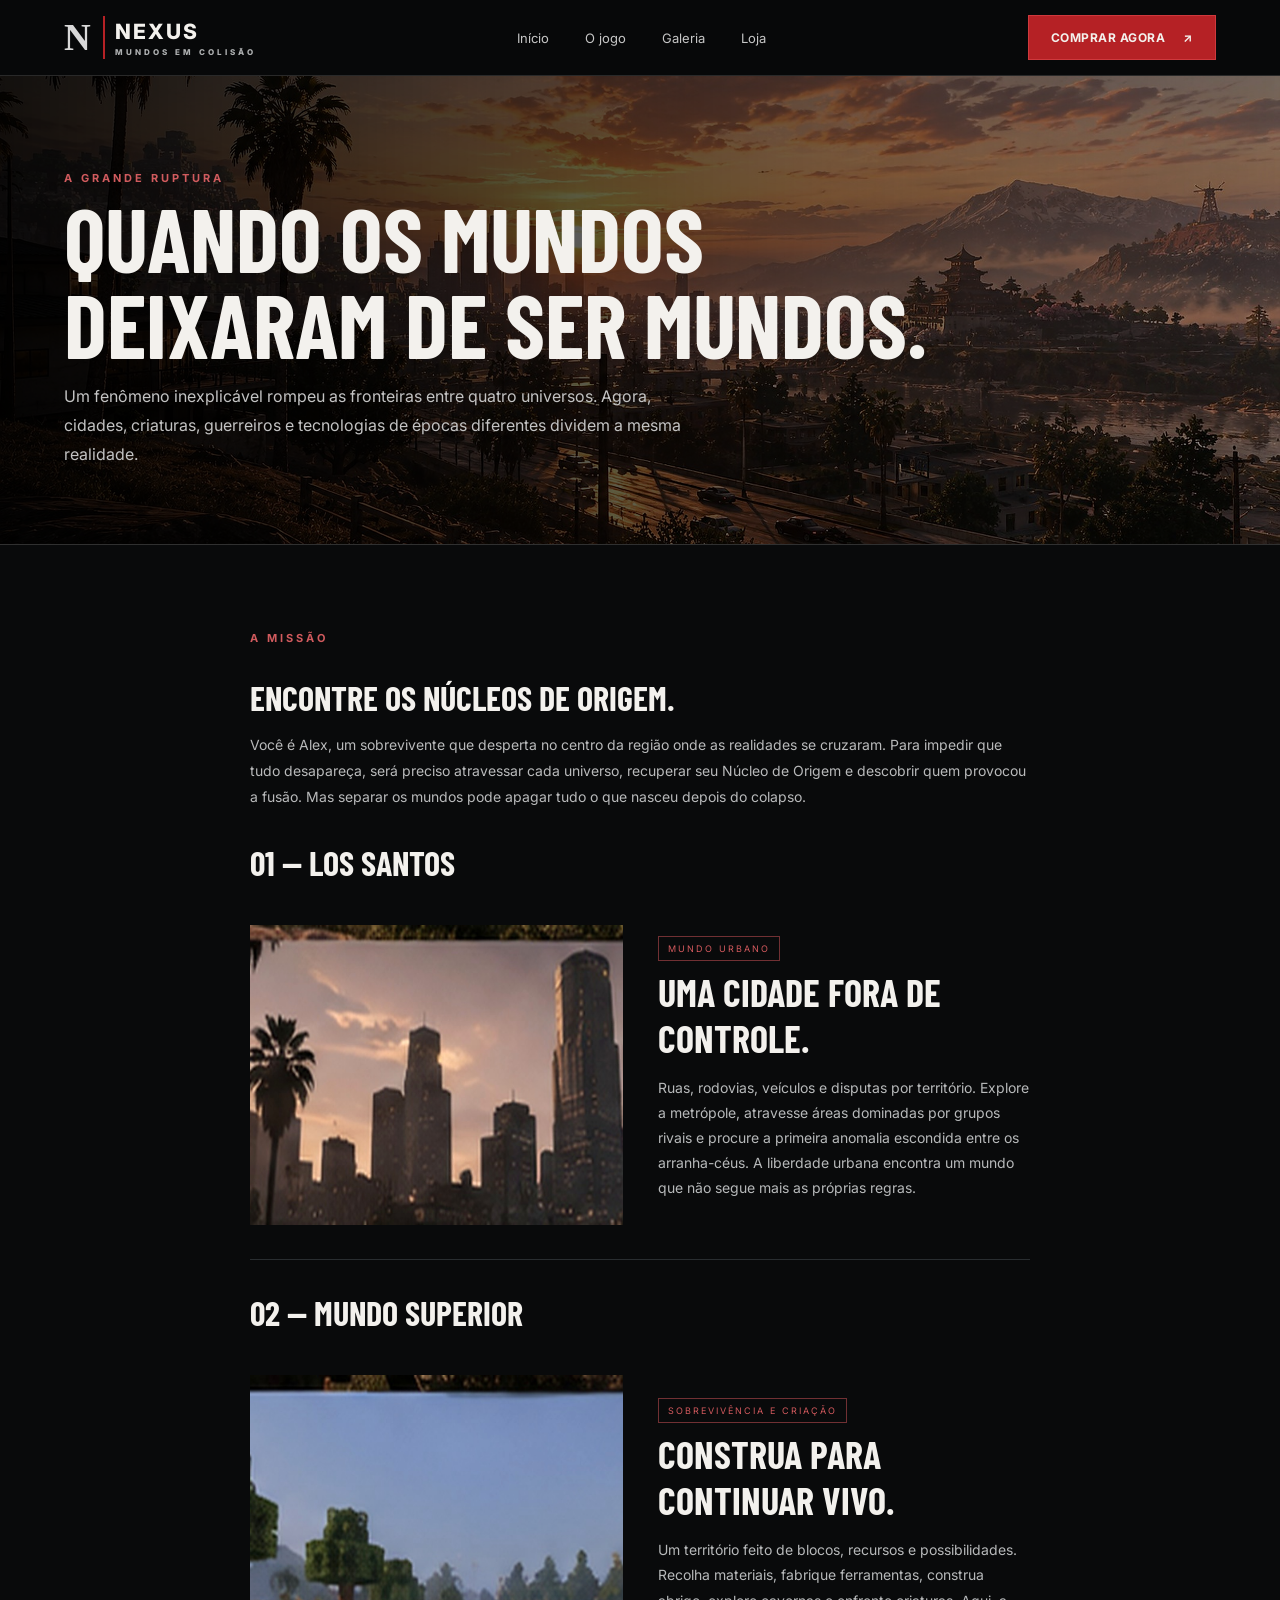
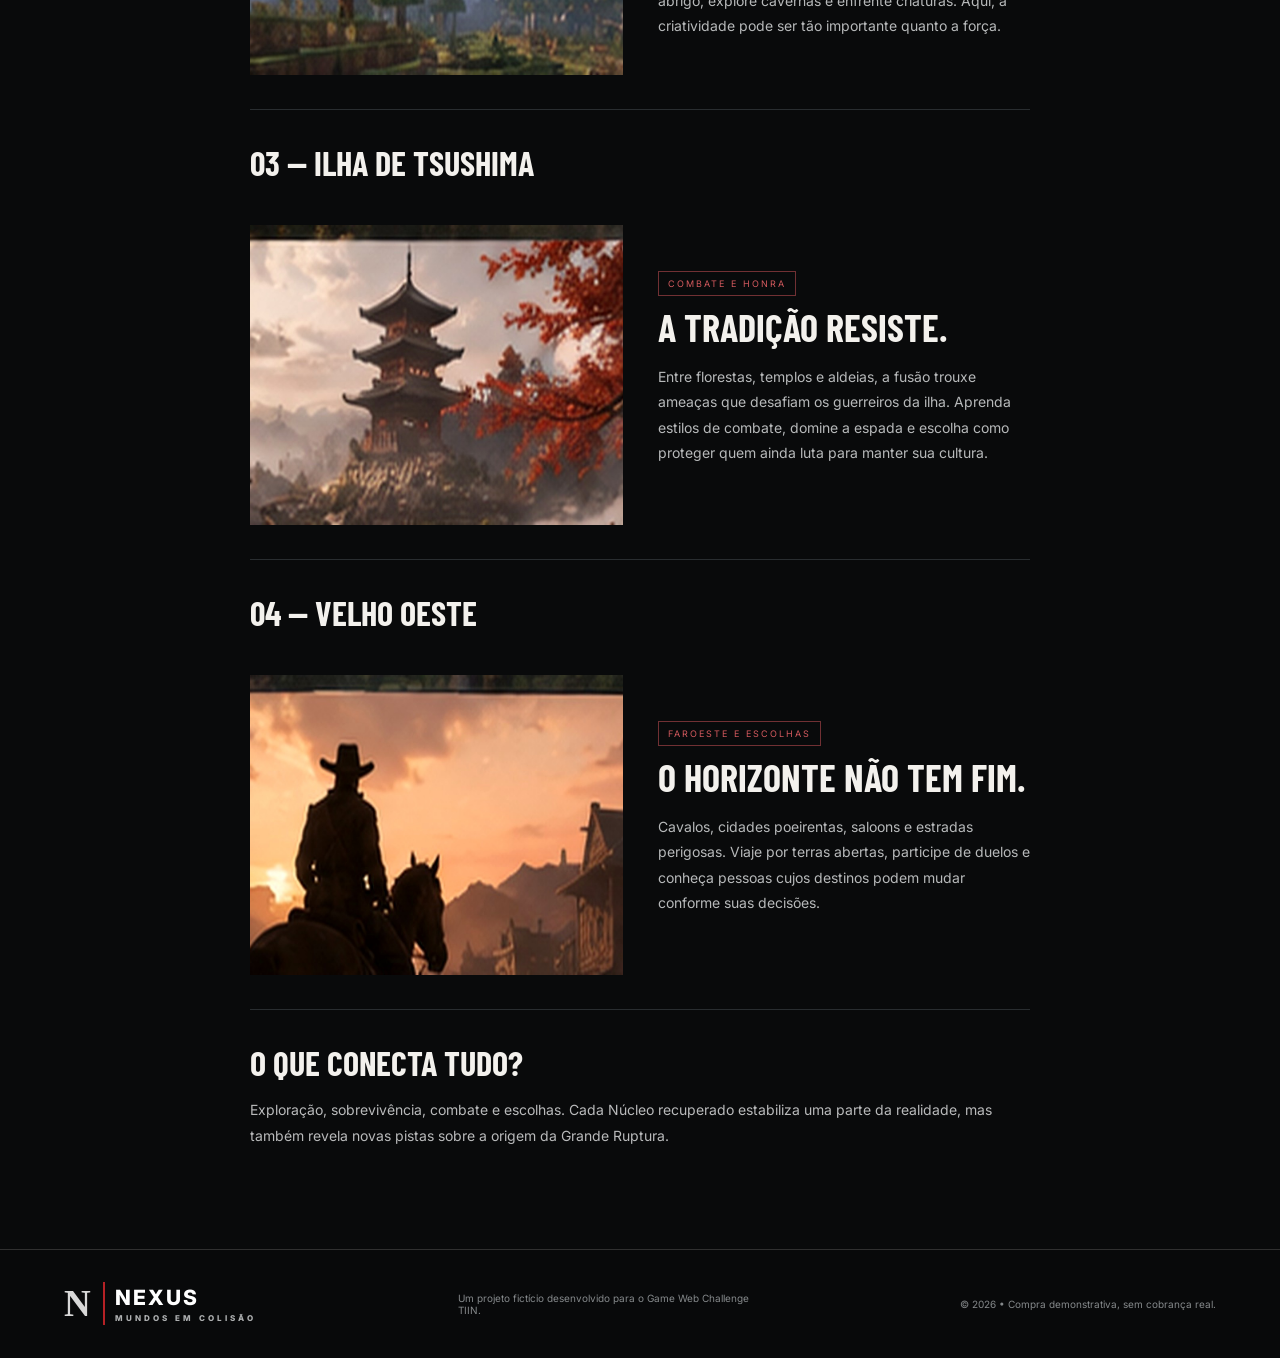
<file: Nexus Mundos em Colisão/sobre.html>
<!doctype html><html lang="pt-BR"><head><meta charset="utf-8"><meta name="viewport" content="width=device-width,initial-scale=1"><title>O jogo | NEXUS</title><link rel="stylesheet" href="css/style.css"><script src="js/main.js" defer></script></head><body><header class="topbar"><a class="brand" href="index.html"><span class="brand-mark">N</span><span>NEXUS<small>MUNDOS EM COLISÃO</small></span></a><button class="menu-toggle" aria-label="Abrir menu">☰</button><nav><a href="index.html">Início</a><a href="sobre.html">O jogo</a><a href="galeria.html">Galeria</a><a href="loja.html">Loja</a></nav><a class="buy-link" href="loja.html">Comprar agora <b>↗</b></a></header><main><section class="page-hero"><div class="container"><div class="eyebrow">A Grande Ruptura</div><h1 class="page-title">Quando os mundos<br>deixaram de ser mundos.</h1><p class="page-intro">Um fenômeno inexplicável rompeu as fronteiras entre quatro universos. Agora, cidades, criaturas, guerreiros e tecnologias de épocas diferentes dividem a mesma realidade.</p></div></section><section class="section"><div class="container copy"><div class="kicker">A missão</div><h2>Encontre os Núcleos de Origem.</h2><p>Você é Alex, um sobrevivente que desperta no centro da região onde as realidades se cruzaram. Para impedir que tudo desapareça, será preciso atravessar cada universo, recuperar seu Núcleo de Origem e descobrir quem provocou a fusão. Mas separar os mundos pode apagar tudo o que nasceu depois do colapso.</p><h2 id="los-santos">01 — Los Santos</h2><div class="world-detail"><img src="img/los-santos.jpg" alt="Paisagem urbana de Los Santos"><div><span class="tag">Mundo urbano</span><h3>Uma cidade fora de controle.</h3><p>Ruas, rodovias, veículos e disputas por território. Explore a metrópole, atravesse áreas dominadas por grupos rivais e procure a primeira anomalia escondida entre os arranha-céus. A liberdade urbana encontra um mundo que não segue mais as próprias regras.</p></div></div><h2 id="mundo-superior">02 — Mundo Superior</h2><div class="world-detail"><img src="img/mundo-superior.jpg" alt="Terreno de blocos com montanhas"><div><span class="tag">Sobrevivência e criação</span><h3>Construa para continuar vivo.</h3><p>Um território feito de blocos, recursos e possibilidades. Recolha materiais, fabrique ferramentas, construa abrigo, explore cavernas e enfrente criaturas. Aqui, a criatividade pode ser tão importante quanto a força.</p></div></div><h2 id="tsushima">03 — Ilha de Tsushima</h2><div class="world-detail"><img src="img/tsushima.jpg" alt="Templo e paisagem de Tsushima"><div><span class="tag">Combate e honra</span><h3>A tradição resiste.</h3><p>Entre florestas, templos e aldeias, a fusão trouxe ameaças que desafiam os guerreiros da ilha. Aprenda estilos de combate, domine a espada e escolha como proteger quem ainda luta para manter sua cultura.</p></div></div><h2 id="velho-oeste">04 — Velho Oeste</h2><div class="world-detail"><img src="img/velho-oeste.jpg" alt="Cidade do velho oeste"><div><span class="tag">Faroeste e escolhas</span><h3>O horizonte não tem fim.</h3><p>Cavalos, cidades poeirentas, saloons e estradas perigosas. Viaje por terras abertas, participe de duelos e conheça pessoas cujos destinos podem mudar conforme suas decisões.</p></div></div><h2>O que conecta tudo?</h2><p>Exploração, sobrevivência, combate e escolhas. Cada Núcleo recuperado estabiliza uma parte da realidade, mas também revela novas pistas sobre a origem da Grande Ruptura.</p></div></section></main><footer><div class="footer-inner"><a class="brand" href="index.html"><span class="brand-mark">N</span><span>NEXUS<small>MUNDOS EM COLISÃO</small></span></a><p>Um projeto fictício desenvolvido para o Game Web Challenge TIIN.</p><span>© 2026 • Compra demonstrativa, sem cobrança real.</span></div></footer></body></html>
</file>
<file: Nexus Mundos em Colisão/css/style.css>
@import url('https://fonts.googleapis.com/css2?family=Barlow+Condensed:wght@500;600;700;800&family=Inter:wght@400;500;600;700&display=swap');
:root{--bg:#090a0b;--panel:#121416;--muted:#a7a9aa;--red:#b52125;--line:#292d30;--white:#f3f1ed}*{box-sizing:border-box}html{scroll-behavior:smooth}body{margin:0;background:var(--bg);color:var(--white);font-family:Inter,Arial,sans-serif}a{color:inherit;text-decoration:none}.topbar{height:76px;padding:0 clamp(20px,5vw,78px);display:flex;align-items:center;justify-content:space-between;background:rgba(7,8,9,.94);border-bottom:1px solid #292929;position:relative;z-index:10}.brand{display:flex;align-items:center;gap:10px;font-weight:800;letter-spacing:2px;font-size:21px}.brand small{display:block;font-size:8px;letter-spacing:3px;color:#aeb0b1;margin-top:3px}.brand-mark{font-family:Georgia,serif;font-size:37px;font-weight:bold;color:#d8d8d8;border-right:2px solid var(--red);padding-right:10px}.topbar nav{display:flex;gap:36px;color:#c6c6c6;font-size:13px}.topbar nav a:hover,.topbar nav a.active{color:white;border-bottom:2px solid var(--red);padding-bottom:9px}.buy-link,.btn{background:var(--red);padding:14px 22px;font-size:12px;font-weight:700;letter-spacing:.5px;text-transform:uppercase;display:inline-flex;gap:18px;align-items:center;border:1px solid #cf393d;transition:.2s}.buy-link:hover,.btn:hover{background:#d02b30;transform:translateY(-2px)}.menu-toggle{display:none;background:none;color:white;border:0;font-size:24px}.hero{min-height:680px;background:linear-gradient(90deg,rgba(0,0,0,.84),rgba(0,0,0,.2) 66%,rgba(0,0,0,.15)),linear-gradient(0deg,#090a0b 0%,transparent 32%),url('../img/hero-nexus.jpg') center 47%/cover no-repeat;display:flex;align-items:center}.hero-copy{width:min(1200px,90%);margin:0 auto;padding:80px 0}.eyebrow,.kicker{color:#d15b5e;text-transform:uppercase;letter-spacing:3px;font-size:11px;font-weight:700}.hero h1{font:800 clamp(64px,10vw,126px)/.82 'Barlow Condensed',Impact,sans-serif;letter-spacing:-2px;margin:22px 0 18px;text-transform:uppercase;text-shadow:0 5px 25px #000}.hero h1 span{display:block;color:#c52a30;font-size:.43em;letter-spacing:5px;margin-top:18px}.hero p{font-size:16px;line-height:1.75;color:#ddd;max-width:540px}.hero-actions{display:flex;gap:14px;align-items:center;margin-top:28px}.btn.outline{background:rgba(0,0,0,.35);border-color:#a6a6a6}.section{padding:86px 0}.container{width:min(1180px,90%);margin:auto}.section-heading{display:flex;justify-content:space-between;align-items:end;gap:30px;margin-bottom:30px}.section-heading h2,.page-title{font:700 clamp(36px,5vw,58px)/.95 'Barlow Condensed',Impact,sans-serif;text-transform:uppercase;margin:10px 0}.section-heading p{max-width:480px;color:var(--muted);line-height:1.7;font-size:13px}.world-grid{display:grid;grid-template-columns:repeat(4,1fr);gap:13px}.world-card{position:relative;min-height:270px;overflow:hidden;background:#191b1d;border:1px solid #333}.world-card img{width:100%;height:270px;object-fit:cover;display:block;transition:transform .5s;filter:saturate(.88)}.world-card:hover img{transform:scale(1.06)}.world-card:after{content:'';position:absolute;inset:30% 0 0;background:linear-gradient(transparent,rgba(0,0,0,.92))}.world-copy{position:absolute;z-index:1;bottom:20px;left:20px;right:15px}.world-copy small{color:#ddd;text-transform:uppercase;letter-spacing:2px;font-size:9px}.world-copy h3{font:700 27px 'Barlow Condensed',Impact,sans-serif;text-transform:uppercase;margin:6px 0}.world-copy p{font-size:11px;color:#ccc;margin:0}.feature-band{border-block:1px solid var(--line);background:#101214}.features{display:grid;grid-template-columns:repeat(4,1fr);gap:20px;padding:28px 0}.feature{display:flex;align-items:center;gap:13px}.feature-icon{font-size:27px;color:#d2d2d2}.feature b{display:block;text-transform:uppercase;font-size:12px}.feature small{color:var(--muted);font-size:10px}.story{display:grid;grid-template-columns:1fr 1fr;gap:55px;align-items:center}.story img{width:100%;height:380px;object-fit:cover;filter:saturate(.85)}.story p,.copy p{color:#b9babb;line-height:1.85;font-size:14px}.story h2{font:700 46px/.98 'Barlow Condensed',Impact,sans-serif;text-transform:uppercase}.cta{padding:55px 6%;background:linear-gradient(90deg,rgba(0,0,0,.86),rgba(0,0,0,.4)),url('../img/hero-nexus.jpg') center/cover;border:1px solid #353535;display:flex;align-items:center;justify-content:space-between;gap:20px}.cta h2{font:700 42px 'Barlow Condensed',Impact,sans-serif;text-transform:uppercase;margin:7px 0}.page-hero{padding:95px 0 60px;background:linear-gradient(90deg,rgba(0,0,0,.9),rgba(0,0,0,.35)),url('../img/hero-nexus.jpg') center/cover;border-bottom:1px solid #303030}.page-hero .container{max-width:1180px}.page-title{font-size:clamp(52px,8vw,90px)}.page-intro{max-width:650px;color:#c3c3c3;line-height:1.8}.world-detail{display:grid;grid-template-columns:1fr 1fr;gap:35px;align-items:center;padding:34px 0;border-bottom:1px solid var(--line)}.world-detail:nth-child(even) img{order:2}.world-detail img{width:100%;height:300px;object-fit:cover}.world-detail h3{font:700 38px 'Barlow Condensed',Impact,sans-serif;text-transform:uppercase;margin:8px 0}.world-detail p{color:#b7b9ba;line-height:1.8;font-size:14px}.tag{display:inline-block;color:#d45a5e;border:1px solid #713033;padding:6px 9px;font-size:9px;letter-spacing:2px;text-transform:uppercase}.gallery-grid{display:grid;grid-template-columns:repeat(2,1fr);gap:16px}.gallery-item{border:1px solid #303437;background:#111;cursor:pointer;overflow:hidden}.gallery-item img{width:100%;height:290px;object-fit:cover;display:block;transition:.35s}.gallery-item:hover img{transform:scale(1.035)}.gallery-item p{padding:12px 16px;margin:0;font-size:12px;text-transform:uppercase;letter-spacing:1px}.lightbox{position:fixed;inset:0;background:rgba(0,0,0,.94);z-index:30;display:none;align-items:center;justify-content:center;padding:30px}.lightbox.open{display:flex}.lightbox img{max-width:95vw;max-height:85vh}.lightbox button{position:absolute;top:25px;right:30px;background:none;color:white;border:0;font-size:34px;cursor:pointer}.shop-grid{display:grid;grid-template-columns:repeat(3,1fr);gap:18px}.edition{background:#121517;border:1px solid #34383a;padding:28px;display:flex;flex-direction:column;min-height:380px}.edition.featured{border-color:#a82a2e;box-shadow:inset 0 3px #a82a2e}.edition h3{font:700 30px 'Barlow Condensed',Impact,sans-serif;text-transform:uppercase;margin:14px 0 5px}.price{font-size:30px;font-weight:700;margin:20px 0}.edition ul{padding-left:18px;color:#b8babb;line-height:2;font-size:13px;flex:1}.edition .btn{justify-content:center;width:100%;cursor:pointer}.notice{font-size:11px;color:#888;margin-top:22px}.modal{display:none;position:fixed;inset:0;background:#000b;z-index:40;align-items:center;justify-content:center;padding:20px}.modal.open{display:flex}.modal-box{background:#171a1c;border:1px solid #555;padding:35px;max-width:430px;text-align:center}.modal-box h3{font:700 34px 'Barlow Condensed',Impact,sans-serif;text-transform:uppercase}.modal-box p{color:#bcbcbc;line-height:1.7;font-size:13px}.modal-box button{margin-top:10px;cursor:pointer}footer{border-top:1px solid #303030;background:#08090a;padding:32px 0}.footer-inner{width:min(1180px,90%);margin:auto;display:flex;align-items:center;justify-content:space-between;gap:20px;color:#85898b;font-size:10px}.footer-inner .brand{color:white}.footer-inner p{max-width:300px}.copy{max-width:780px}.copy h2{font:700 34px 'Barlow Condensed',Impact,sans-serif;text-transform:uppercase;margin:32px 0 8px}@media(max-width:850px){.topbar nav{gap:15px}.world-grid{grid-template-columns:repeat(2,1fr)}.features{grid-template-columns:repeat(2,1fr)}.shop-grid{grid-template-columns:1fr}.story{grid-template-columns:1fr}.world-detail{grid-template-columns:1fr}.world-detail:nth-child(even) img{order:0}.footer-inner{flex-wrap:wrap}}@media(max-width:600px){.topbar{height:66px}.menu-toggle{display:block}.topbar nav{display:none;position:absolute;top:66px;left:0;right:0;background:#0b0c0d;padding:22px;flex-direction:column;border-bottom:1px solid #333}.topbar nav.open{display:flex}.buy-link{padding:10px 12px;font-size:10px}.brand{font-size:17px}.hero{min-height:620px;background-position:58% center}.hero-copy{padding:65px 0}.hero h1{font-size:68px}.hero p{font-size:14px}.hero-actions{align-items:flex-start;flex-direction:column}.section{padding:58px 0}.section-heading{display:block}.world-grid,.gallery-grid{grid-template-columns:1fr}.world-card,.world-card img{height:245px;min-height:245px}.features{gap:18px}.feature{align-items:flex-start}.cta{display:block}.cta .btn{margin-top:18px}.footer-inner{display:block}.footer-inner>*{margin:12px 0}}
</file>
